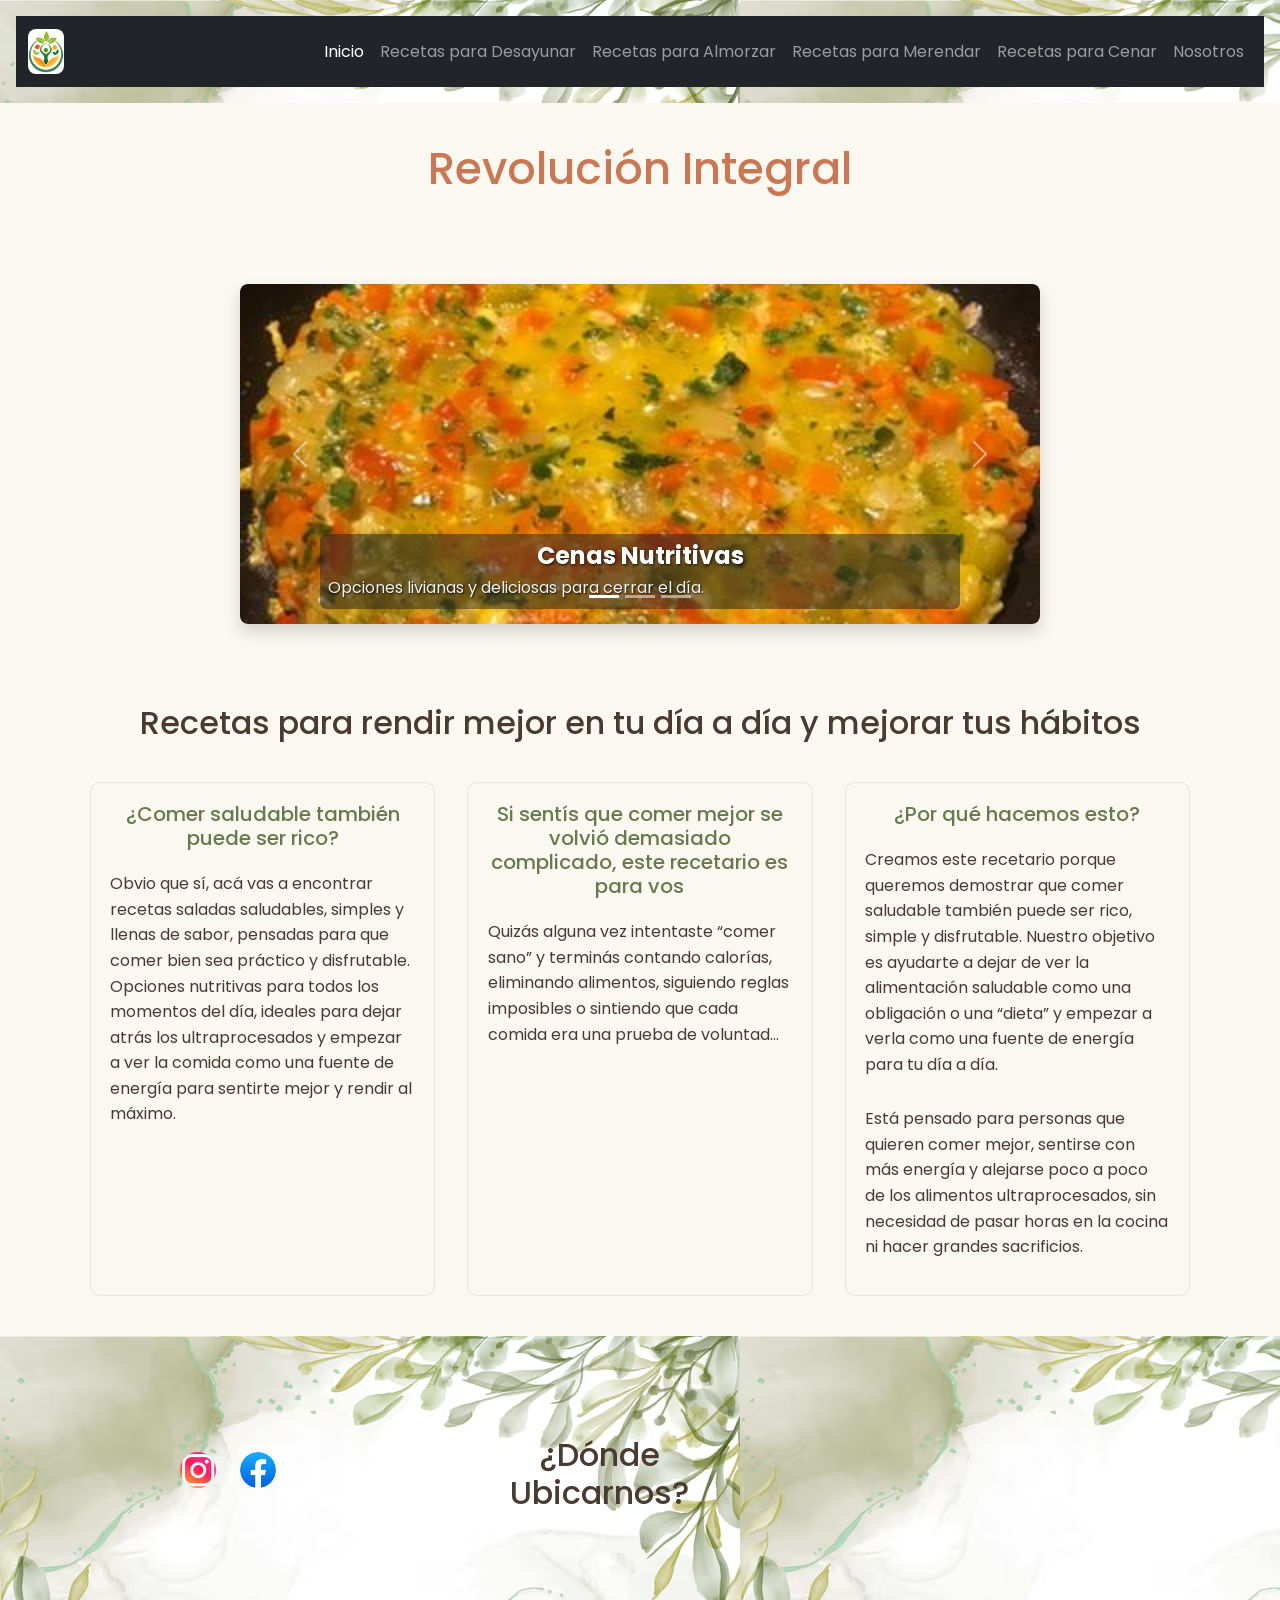
<file: subir-a-github/proyecto-revolucion-integral/index.html>
<!DOCTYPE html>
<html lang="es">

<head>
    <meta charset="UTF-8">
    <meta name="viewport" content="width=device-width, initial-scale=1.0">
    <title>Revolución Integral</title>

    <!-- Fuente Poppins -->
    <link rel="preconnect" href="https://fonts.googleapis.com">
    <link rel="preconnect" href="https://fonts.gstatic.com" crossorigin>
    <link
        href="https://fonts.googleapis.com/css2?family=Poppins:ital,wght@0,100;0,200;0,300;0,400;0,500;0,600;0,700;0,800;0,900;1,100;1,200;1,300;1,400;1,500;1,600;1,700;1,800;1,900&display=swap"
        rel="stylesheet">

    <!-- Bootstrap 5 CSS CDN -->
    <link href="https://cdn.jsdelivr.net/npm/bootstrap@5.3.3/dist/css/bootstrap.min.css" rel="stylesheet"
        integrity="sha384-QWTKZyjpPEjISv5WaRU9OFeRpok6YctnYmDr5pNlyT2bRjXh0JMhjY6hW+ALEwIH" crossorigin="anonymous">

    <!-- CSS propio -->
    <link rel="stylesheet" href="./style/style.css">
</head>

<body>
    <header class="header">
        <nav class="navbar navbar-expand-lg navbar-dark bg-dark w-100">
            <div class="container-fluid">
                <a class="navbar-brand logo d-flex align-items-center" href="#">
                    <img src="./imagen/logo.png" alt="Revolución Integral" style="max-height: 45px;">
                </a>
                <button class="navbar-toggler" type="button" data-bs-toggle="collapse" data-bs-target="#navbarPrincipal"
                    aria-controls="navbarPrincipal" aria-expanded="false" aria-label="Toggle navigation">
                    <span class="navbar-toggler-icon"></span>
                </button>
                <div class="collapse navbar-collapse justify-content-end" id="navbarPrincipal">
                    <ul class="navbar-nav mb-2 mb-lg-0">
                        <li class="nav-item">
                            <a class="nav-link active" aria-current="page" href="#">Inicio</a>
                        </li>
                        <li class="nav-item">
                            <a class="nav-link" href="./pages/desayuno.html">Recetas para Desayunar</a>
                        </li>
                        <li class="nav-item">
                            <a class="nav-link" href="./pages/almuerzo.html">Recetas para Almorzar</a>
                        </li>
                        <li class="nav-item">
                            <a class="nav-link" href="./pages/merienda.html">Recetas para Merendar</a>
                        </li>
                        <li class="nav-item">
                            <a class="nav-link" href="./pages/cena.html">Recetas para Cenar</a>
                        </li>
                        <li class="nav-item">
                            <a class="nav-link" href="./pages/nosotros.html">Nosotros</a>
                        </li>
                    </ul>
                </div>
            </div>
        </nav>
    </header>

    <main class="main">
        <h1>Revolución Integral</h1>

        <!-- Carrusel de recetas destacadas -->
        <section class="container my-4">
            <div id="carruselRecetas" class="carousel slide" data-bs-ride="carousel">
                <div class="carousel-indicators">
                    <button type="button" data-bs-target="#carruselRecetas" data-bs-slide-to="0" class="active"
                        aria-current="true" aria-label="Slide 1"></button>
                    <button type="button" data-bs-target="#carruselRecetas" data-bs-slide-to="1"
                        aria-label="Slide 2"></button>
                    <button type="button" data-bs-target="#carruselRecetas" data-bs-slide-to="2"
                        aria-label="Slide 3"></button>
                </div>
                <div class="carousel-inner rounded shadow">
                    <div class="carousel-item active">
                        <img src="./imagen/cena-tortilla-de-verduras.jpg" class="d-block w-100" alt="Cena saludable">
                        <div class="carousel-caption d-none d-md-block bg-dark bg-opacity-50 rounded p-2">
                            <h5>Cenas Nutritivas</h5>
                            <p>Opciones livianas y deliciosas para cerrar el día.</p>
                        </div>
                    </div>
                    <div class="carousel-item">
                        <img src="./imagen/desayuno-panqueques.jpg" class="d-block w-100" alt="Desayuno energético">
                        <div class="carousel-caption d-none d-md-block bg-dark bg-opacity-50 rounded p-2">
                            <h5>Desayunos Energéticos</h5>
                            <p>Empezá la mañana con energía real y sin ultraprocesados.</p>
                        </div>
                    </div>
                    <div class="carousel-item">
                        <img src="./imagen/almuerzo-polenta.jpg" class="d-block w-100" alt="Almuerzo práctico">
                        <div class="carousel-caption d-none d-md-block bg-dark bg-opacity-50 rounded p-2">
                            <h5>Almuerzos Prácticos</h5>
                            <p>Comidas rápidas, ricas y equilibradas.</p>
                        </div>
                    </div>
                </div>
                <button class="carousel-control-prev" type="button" data-bs-target="#carruselRecetas"
                    data-bs-slide="prev">
                    <span class="carousel-control-prev-icon" aria-hidden="true"></span>
                    <span class="visually-hidden">Anterior</span>
                </button>
                <button class="carousel-control-next" type="button" data-bs-target="#carruselRecetas"
                    data-bs-slide="next">
                    <span class="carousel-control-next-icon" aria-hidden="true"></span>
                    <span class="visually-hidden">Siguiente</span>
                </button>
            </div>
        </section>

        <section class="contenido-recetario inicio">
            <h2 class="inicio-titulo">Recetas para rendir mejor en tu día a día y mejorar tus hábitos</h2>

            <article class="inicio-intro">
                <h3>¿Comer saludable también puede ser rico?</h3>
                <p>Obvio que sí, acá vas a encontrar recetas saladas saludables, simples y llenas de sabor, pensadas
                    para que comer bien sea práctico y disfrutable. Opciones nutritivas para todos los momentos del día,
                    ideales para dejar atrás los ultraprocesados y empezar a ver la comida como una fuente de energía
                    para sentirte mejor y rendir al máximo.</p>
            </article>

            <article class="inicio-motivo">
                <h3>Si sentís que comer mejor se volvió demasiado complicado, este recetario es para vos</h3>
                <p>Quizás alguna vez intentaste “comer sano” y terminás contando calorías, eliminando alimentos,
                    siguiendo reglas imposibles o sintiendo que cada comida era una prueba de voluntad...</p>
            </article>

            <article class="inicio-proposito">
                <h3>¿Por qué hacemos esto?</h3>
                <p>Creamos este recetario porque queremos demostrar que comer saludable también puede ser rico, simple y
                    disfrutable. Nuestro objetivo es ayudarte a dejar de ver la alimentación saludable como una
                    obligación o una “dieta” y empezar a verla como una fuente de energía para tu día a día.</p>
                <p>Está pensado para personas que quieren comer mejor, sentirse con más energía y alejarse poco a poco
                    de los alimentos ultraprocesados, sin necesidad de pasar horas en la cocina ni hacer grandes
                    sacrificios.</p>
            </article>
        </section>
    </main>

    <footer class="footer">
        <ul class="redes">
            <li>
                <a href="https://www.instagram.com/" target="_blank">
                    <img src="./imagen/instagram.jpg" alt="Instagram">
                </a>
            </li>
            <li>
                <a href="https://www.facebook.com/?locale=es_LA" target="_blank">
                    <img src="./imagen/facebook.webp" alt="Facebook">
                </a>
            </li>
        </ul>

        <div class="ubicacion">
            <h2 class="h2-nosotros">¿Dónde Ubicarnos?</h2>
            <iframe
                src="https://www.google.com/maps/embed?pb=!1m18!1m12!1m3!1d105073.44367080645!2d-58.515699354452145!3d-34.61566245842845!2m3!1f0!2f0!3f0!3m2!1i1024!2i768!4f13.1!3m3!1m2!1s0x95bcca3b4ef90cbd%3A0xa0b3812e88488f63!2sPuerto%20Madero%2C%20CABA!5e0!3m2!1ses-419!2sar!4v1700000000000!5m2!1ses-419!2sar"
                width="100%" height="250" style="border:0;" allowfullscreen="" loading="lazy"
                referrerpolicy="no-referrer-when-downgrade"></iframe>
        </div>
    </footer>

    <!-- Bootstrap 5 JS Bundle CDN -->
    <script src="https://cdn.jsdelivr.net/npm/bootstrap@5.3.3/dist/js/bootstrap.bundle.min.js"
        integrity="sha384-YvpcrYf0tY3lHB60NNkmXc5s9fDVZLESaAA55NDzOxhy9GkcIdslK1eN7N6jIeHz"
        crossorigin="anonymous"></script>
</body>

</html>
</file>
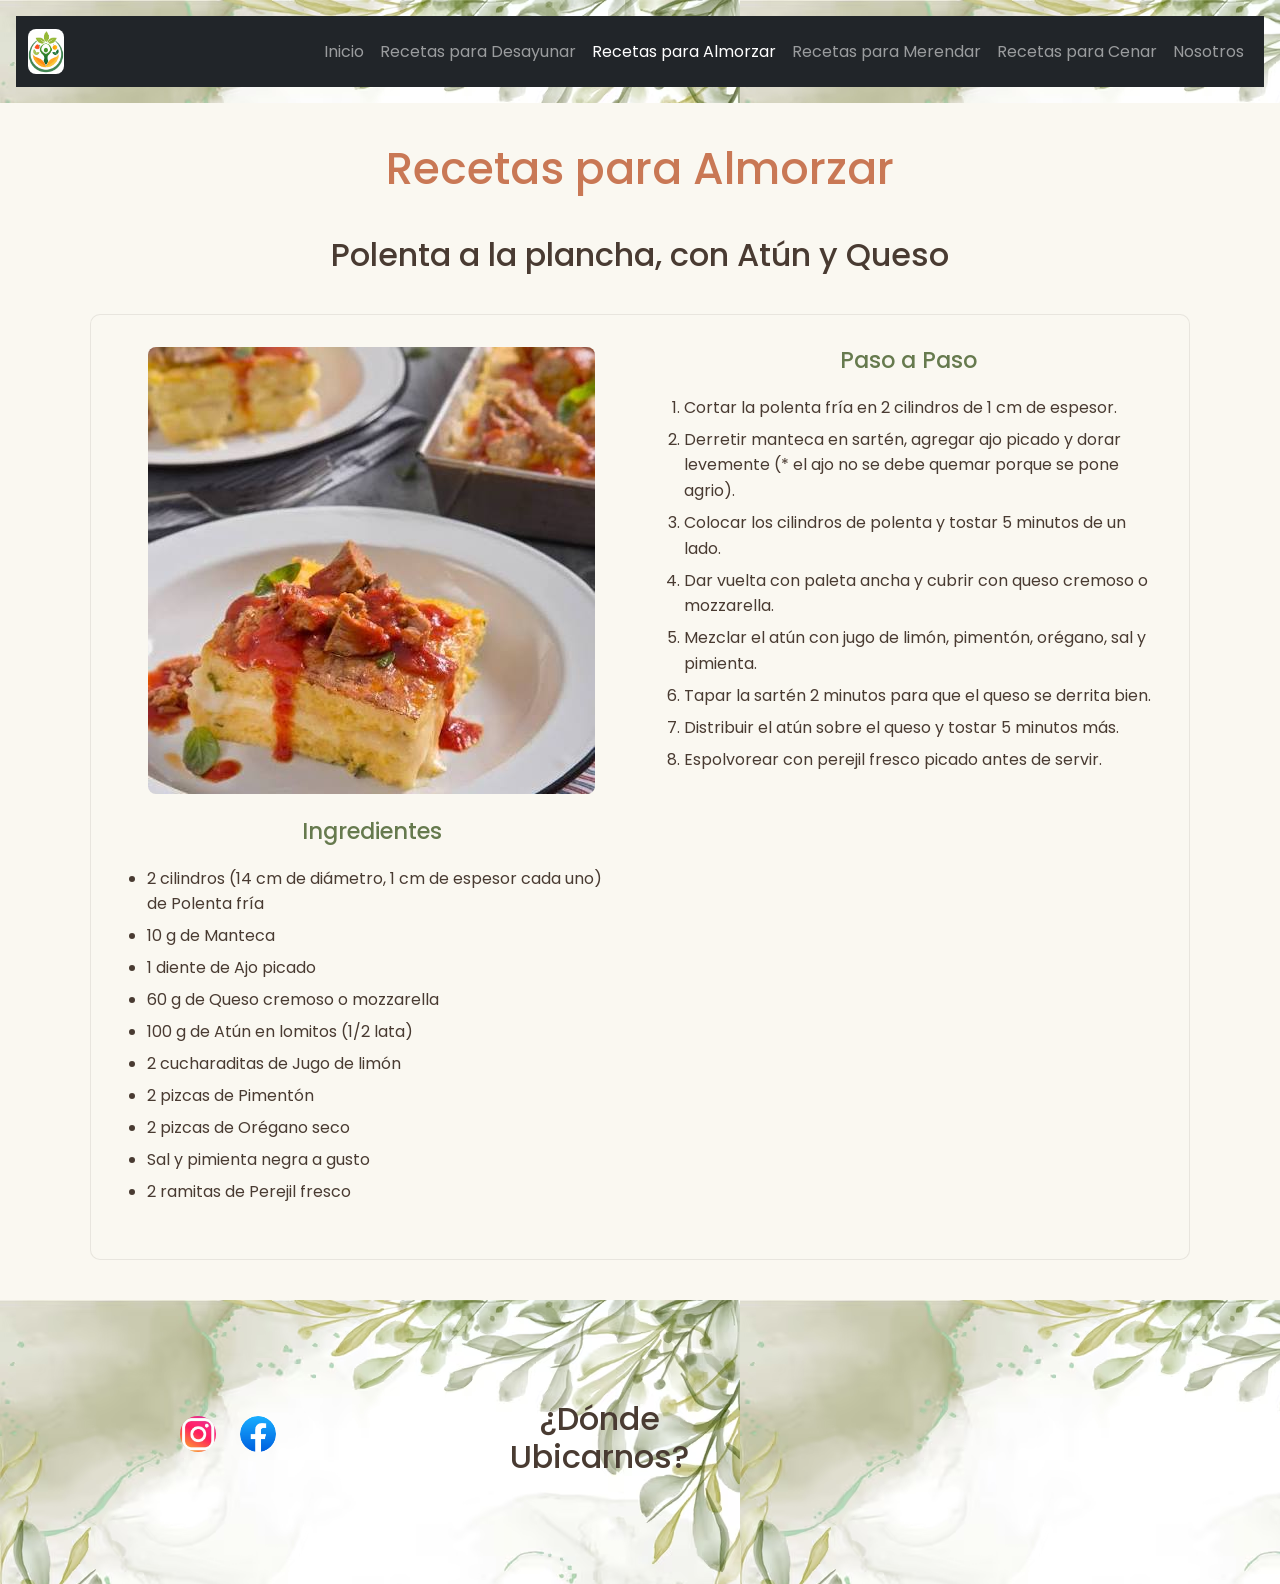
<file: subir-a-github/proyecto-revolucion-integral/pages/almuerzo.html>
<!DOCTYPE html>
<html lang="es">

<head>
    <meta charset="UTF-8">
    <meta name="viewport" content="width=device-width, initial-scale=1.0">
    <title>Recetas para Almorzar | Tu Sitio de Recetas</title>

    <!-- Tipografía Poppins -->
    <link rel="preconnect" href="https://fonts.googleapis.com">
    <link rel="preconnect" href="https://fonts.gstatic.com" crossorigin>
    <link href="https://fonts.googleapis.com/css2?family=Poppins:wght@300;400;500;600;700&display=swap"
        rel="stylesheet">

    <!-- 1. Bootstrap 5 CSS CDN -->
    <link href="https://cdn.jsdelivr.net/npm/bootstrap@5.3.3/dist/css/bootstrap.min.css" rel="stylesheet"
        integrity="sha384-QWTKZyjpPEjISv5WaRU9OFeRpok6YctnYmDr5pNlyT2bRjXh0JMhjY6hW+ALEwIH" crossorigin="anonymous">

    <!-- CSS unificado -->
    <link rel="stylesheet" href="../style/style.css">
</head>

<body>

    <!-- 2. Navbar de Bootstrap -->
    <header class="header">
        <nav class="navbar navbar-expand-lg navbar-dark bg-dark w-100">
            <div class="container-fluid">
                <a class="navbar-brand logo d-flex align-items-center" href="../index.html">
                    <img src="../imagen/logo.png" alt="Revolución Integral" style="max-height: 45px;">
                </a>
                <button class="navbar-toggler" type="button" data-bs-toggle="collapse" data-bs-target="#navbarPrincipal"
                    aria-controls="navbarPrincipal" aria-expanded="false" aria-label="Toggle navigation">
                    <span class="navbar-toggler-icon"></span>
                </button>
                <div class="collapse navbar-collapse justify-content-end" id="navbarPrincipal">
                    <ul class="navbar-nav mb-2 mb-lg-0">
                        <li class="nav-item">
                            <a class="nav-link" href="../index.html">Inicio</a>
                        </li>
                        <li class="nav-item">
                            <a class="nav-link" href="./desayuno.html">Recetas para Desayunar</a>
                        </li>
                        <li class="nav-item">
                            <a class="nav-link active" aria-current="page" href="./almuerzo.html">Recetas para
                                Almorzar</a>
                        </li>
                        <li class="nav-item">
                            <a class="nav-link" href="./merienda.html">Recetas para Merendar</a>
                        </li>
                        <li class="nav-item">
                            <a class="nav-link" href="./cena.html">Recetas para Cenar</a>
                        </li>
                        <li class="nav-item">
                            <a class="nav-link" href="./nosotros.html">Nosotros</a>
                        </li>
                    </ul>
                </div>
            </div>
        </nav>
    </header>

    <main class="main">
        <h1>Recetas para Almorzar</h1>

        <section class="contenido-recetario">
            <h2>Polenta a la plancha, con Atún y Queso</h2>

            <article class="receta grid-doble">
                <div class="receta-presentacion">
                    <div class="almuerzo">
                        <img src="../imagen/almuerzo-polenta.jpg" alt="Polenta a la plancha con atún y queso">
                    </div>
                </div>

                <section class="receta-ingredientes">
                    <h3>Ingredientes</h3>
                    <ul>
                        <li>2 cilindros (14 cm de diámetro, 1 cm de espesor cada uno) de Polenta fría</li>
                        <li>10 g de Manteca</li>
                        <li>1 diente de Ajo picado</li>
                        <li>60 g de Queso cremoso o mozzarella</li>
                        <li>100 g de Atún en lomitos (1/2 lata)</li>
                        <li>2 cucharaditas de Jugo de limón</li>
                        <li>2 pizcas de Pimentón</li>
                        <li>2 pizcas de Orégano seco</li>
                        <li>Sal y pimienta negra a gusto</li>
                        <li>2 ramitas de Perejil fresco</li>
                    </ul>
                </section>

                <section class="receta-pasos">
                    <h4>Paso a Paso</h4>
                    <ol>
                        <li>Cortar la polenta fría en 2 cilindros de 1 cm de espesor.</li>
                        <li>Derretir manteca en sartén, agregar ajo picado y dorar levemente (* el ajo no se debe quemar
                            porque se pone agrio).</li>
                        <li>Colocar los cilindros de polenta y tostar 5 minutos de un lado.</li>
                        <li>Dar vuelta con paleta ancha y cubrir con queso cremoso o mozzarella.</li>
                        <li>Mezclar el atún con jugo de limón, pimentón, orégano, sal y pimienta.</li>
                        <li>Tapar la sartén 2 minutos para que el queso se derrita bien.</li>
                        <li>Distribuir el atún sobre el queso y tostar 5 minutos más.</li>
                        <li>Espolvorear con perejil fresco picado antes de servir.</li>
                    </ol>
                </section>
            </article>
        </section>
    </main>

    <footer class="footer">
        <ul class="redes">
            <li>
                <a href="https://www.instagram.com/" target="_blank">
                    <img src="../imagen/instagram.jpg" alt="Instagram">
                </a>
            </li>
            <li>
                <a href="https://www.facebook.com/?locale=es_LA" target="_blank">
                    <img src="../imagen/facebook.webp" alt="Facebook">
                </a>
            </li>
        </ul>

        <div class="ubicacion">
            <h2 class="h2-nosotros">¿Dónde Ubicarnos?</h2>
            <iframe
                src="https://www.google.com/maps/embed?pb=!1m18!1m12!1m3!1d3284.0167132768494!2d-58.384150723467615!3d-34.60373887295412!2m3!1f0!2f0!3f0!3m2!1i1024!2i768!4f13.1!3m3!1m2!1s0x4aa9f0a6da5edb%3A0x11bead4e234e558b!2sObelisco!5e0!3m2!1ses!2sar!4v1700000000000!5m2!1ses!2sar"
                width="600" height="450" style="border:0;" allowfullscreen="" loading="lazy"
                referrerpolicy="no-referrer-when-downgrade"></iframe>
        </div>
    </footer>

    <!-- 3. Bootstrap 5 JS Bundle -->
    <script src="https://cdn.jsdelivr.net/npm/bootstrap@5.3.3/dist/js/bootstrap.bundle.min.js"
        integrity="sha384-YvpcrYf0tY3lHB60NNkmXc5s9fDVZLESaAA55NDzOxhy9GkcIdslK1eN7N6jIeHz"
        crossorigin="anonymous"></script>
</body>

</html>
</file>
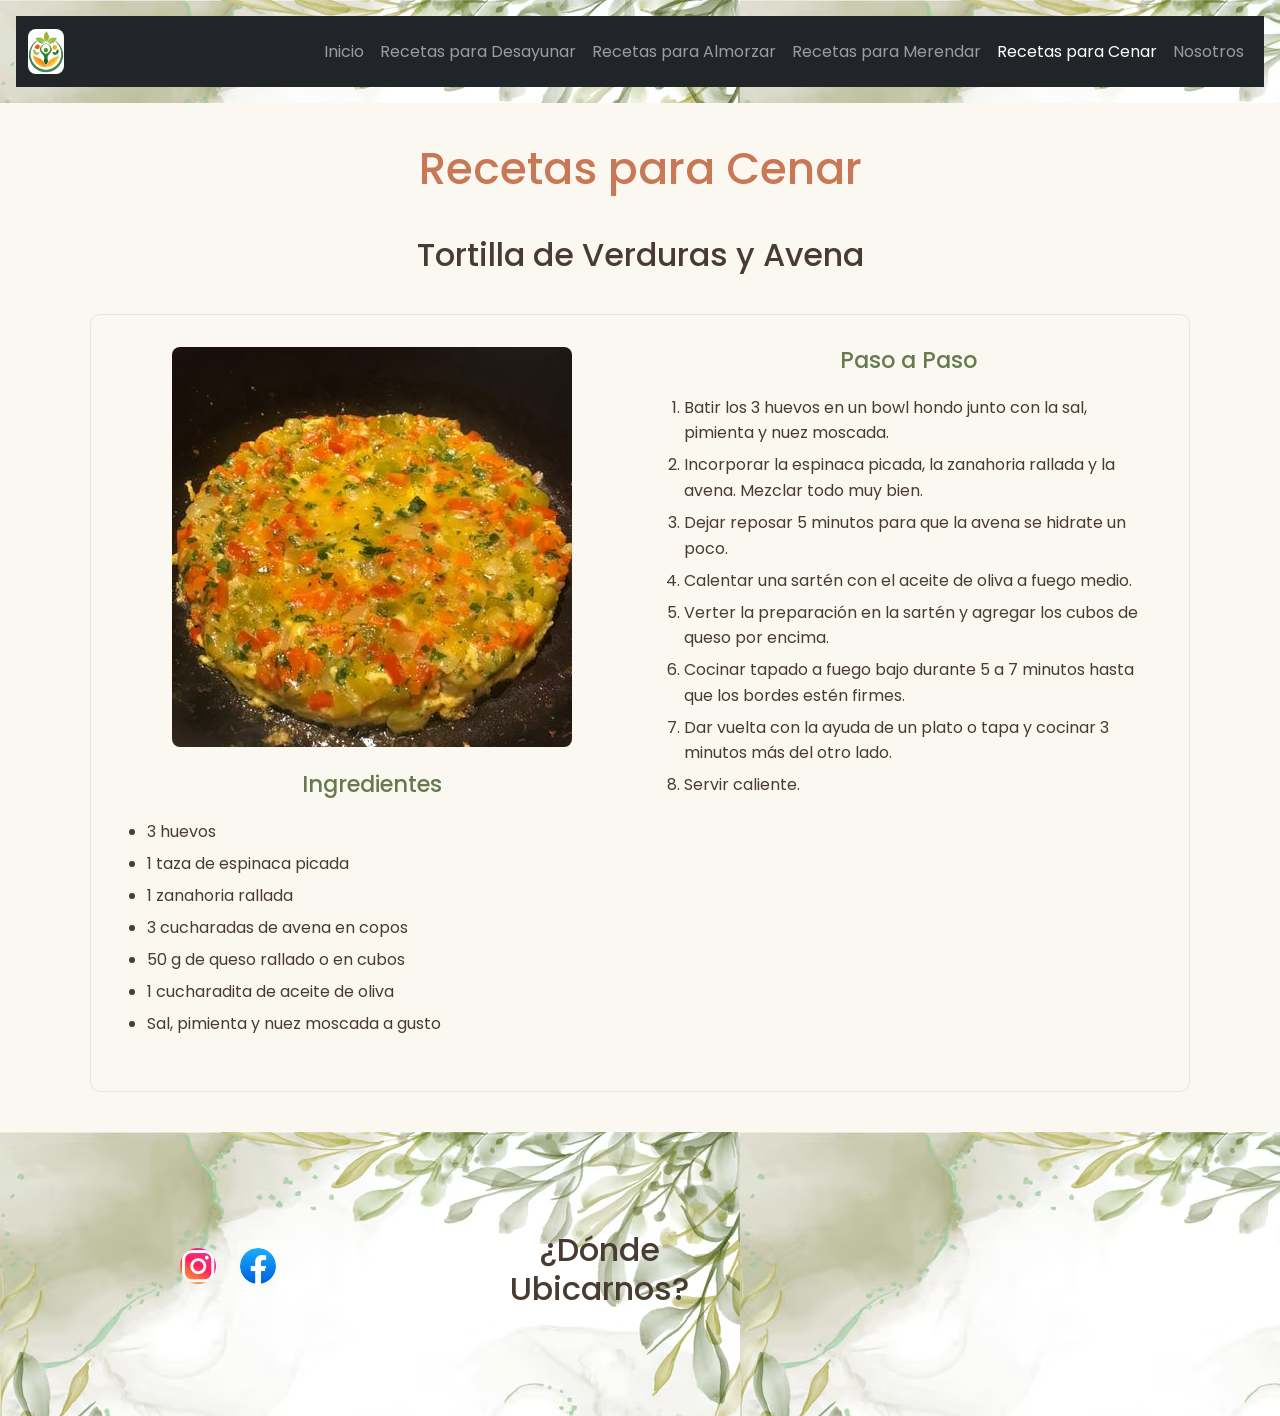
<file: subir-a-github/proyecto-revolucion-integral/pages/cena.html>
<!DOCTYPE html>
<html lang="es">

<head>
    <meta charset="UTF-8">
    <meta name="viewport" content="width=device-width, initial-scale=1.0">
    <title>Recetas para Cenar | Tu Sitio de Recetas</title>

    <!-- Tipografía Poppins -->
    <link rel="preconnect" href="https://fonts.googleapis.com">
    <link rel="preconnect" href="https://fonts.gstatic.com" crossorigin>
    <link href="https://fonts.googleapis.com/css2?family=Poppins:wght@300;400;500;600;700&display=swap"
        rel="stylesheet">

    <!-- Bootstrap 5 CSS CDN -->
    <link href="https://cdn.jsdelivr.net/npm/bootstrap@5.3.3/dist/css/bootstrap.min.css" rel="stylesheet"
        integrity="sha384-QWTKZyjpPEjISv5WaRU9OFeRpok6YctnYmDr5pNlyT2bRjXh0JMhjY6hW+ALEwIH" crossorigin="anonymous">

    <!-- CSS unificado -->
    <link rel="stylesheet" href="../style/style.css">
</head>

<body>

    <header class="header">
        <nav class="navbar navbar-expand-lg navbar-dark bg-dark w-100">
            <div class="container-fluid">
                <a class="navbar-brand logo d-flex align-items-center" href="../index.html">
                    <img src="../imagen/logo.png" alt="Revolución Integral" style="max-height: 45px;">
                </a>
                <button class="navbar-toggler" type="button" data-bs-toggle="collapse" data-bs-target="#navbarPrincipal"
                    aria-controls="navbarPrincipal" aria-expanded="false" aria-label="Toggle navigation">
                    <span class="navbar-toggler-icon"></span>
                </button>
                <div class="collapse navbar-collapse justify-content-end" id="navbarPrincipal">
                    <ul class="navbar-nav mb-2 mb-lg-0">
                        <li class="nav-item">
                            <a class="nav-link" href="../index.html">Inicio</a>
                        </li>
                        <li class="nav-item">
                            <a class="nav-link" href="./desayuno.html">Recetas para Desayunar</a>
                        </li>
                        <li class="nav-item">
                            <a class="nav-link" href="./almuerzo.html">Recetas para Almorzar</a>
                        </li>
                        <li class="nav-item">
                            <a class="nav-link" href="./merienda.html">Recetas para Merendar</a>
                        </li>
                        <li class="nav-item">
                            <a class="nav-link active" aria-current="page" href="./cena.html">Recetas para Cenar</a>
                        </li>
                        <li class="nav-item">
                            <a class="nav-link" href="./nosotros.html">Nosotros</a>
                        </li>
                    </ul>
                </div>
            </div>
        </nav>
    </header>

    <main class="main">
        <h1>Recetas para Cenar</h1>

        <section class="contenido-recetario">
            <h2>Tortilla de Verduras y Avena</h2>

            <article class="receta grid-doble">
                <div class="receta-presentacion">
                    <div class="cena">
                        <img src="../imagen/cena-tortilla-de-verduras.jpg" alt="Tortilla saludable de verduras y avena">
                    </div>
                </div>

                <section class="receta-ingredientes">
                    <h3>Ingredientes</h3>
                    <ul>
                        <li>3 huevos</li>
                        <li>1 taza de espinaca picada</li>
                        <li>1 zanahoria rallada</li>
                        <li>3 cucharadas de avena en copos</li>
                        <li>50 g de queso rallado o en cubos</li>
                        <li>1 cucharadita de aceite de oliva</li>
                        <li>Sal, pimienta y nuez moscada a gusto</li>
                    </ul>
                </section>

                <section class="receta-pasos">
                    <h4>Paso a Paso</h4>
                    <ol>
                        <li>Batir los 3 huevos en un bowl hondo junto con la sal, pimienta y nuez moscada.</li>
                        <li>Incorporar la espinaca picada, la zanahoria rallada y la avena. Mezclar todo muy bien.</li>
                        <li>Dejar reposar 5 minutos para que la avena se hidrate un poco.</li>
                        <li>Calentar una sartén con el aceite de oliva a fuego medio.</li>
                        <li>Verter la preparación en la sartén y agregar los cubos de queso por encima.</li>
                        <li>Cocinar tapado a fuego bajo durante 5 a 7 minutos hasta que los bordes estén firmes.</li>
                        <li>Dar vuelta con la ayuda de un plato o tapa y cocinar 3 minutos más del otro lado.</li>
                        <li>Servir caliente.</li>
                    </ol>
                </section>
            </article>
        </section>
    </main>

    <footer class="footer">
        <ul class="redes">
            <li>
                <a href="https://www.instagram.com/" target="_blank">
                    <img src="../imagen/instagram.jpg" alt="Instagram">
                </a>
            </li>
            <li>
                <a href="https://www.facebook.com/?locale=es_LA" target="_blank">
                    <img src="../imagen/facebook.webp" alt="Facebook">
                </a>
            </li>
        </ul>

        <div class="ubicacion">
            <h2 class="h2-nosotros">¿Dónde Ubicarnos?</h2>
            <iframe
                src="https://www.google.com/maps/embed?pb=!1m18!1m12!1m3!1d3284.016887889447!2d-58.3815704!3d-34.6037389!2m3!1f0!2f0!3f0!3m2!1i1024!2i768!4f13.1!3m3!1m2!1s0x4aa9f0a6da5edb%3A0x11bead4e234e558b!2sObelisco!5e0!3m2!1ses!2sar!4v1600000000000!5m2!1ses!2sar"
                width="100%" height="250" style="border:0;" allowfullscreen="" loading="lazy"></iframe>
        </div>
    </footer>

    <!-- Bootstrap 5 JS Bundle -->
    <script src="https://cdn.jsdelivr.net/npm/bootstrap@5.3.3/dist/js/bootstrap.bundle.min.js"
        integrity="sha384-YvpcrYf0tY3lHB60NNkmXc5s9fDVZLESaAA55NDzOxhy9GkcIdslK1eN7N6jIeHz"
        crossorigin="anonymous"></script>
</body>

</html>
</file>
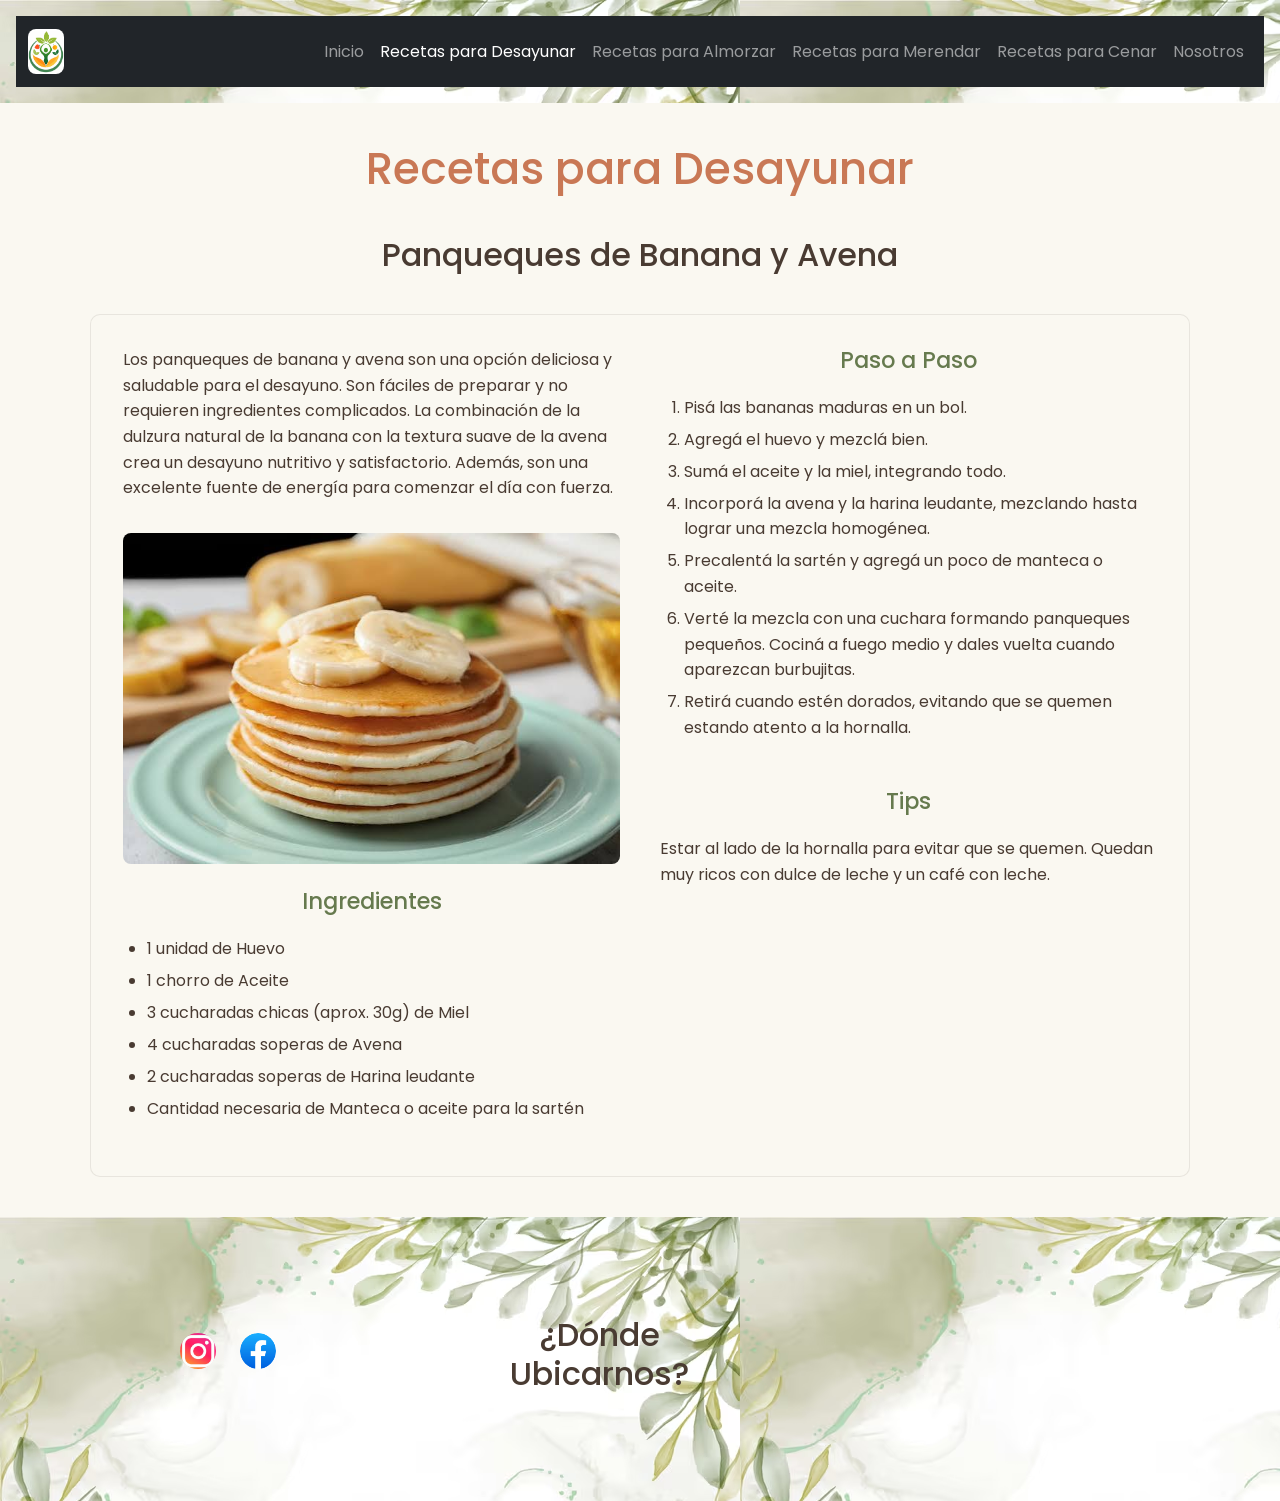
<file: subir-a-github/proyecto-revolucion-integral/pages/desayuno.html>
<!DOCTYPE html>
<html lang="es">

<head>
    <meta charset="UTF-8">
    <meta name="viewport" content="width=device-width, initial-scale=1.0">
    <title>Recetas para Desayuno | Tu Sitio de Recetas</title>

    <!-- Tipografía Poppins -->
    <link rel="preconnect" href="https://fonts.googleapis.com">
    <link rel="preconnect" href="https://fonts.gstatic.com" crossorigin>
    <link href="https://fonts.googleapis.com/css2?family=Poppins:wght@300;400;500;600;700&display=swap"
        rel="stylesheet">

    <!-- Bootstrap 5 CSS CDN -->
    <link href="https://cdn.jsdelivr.net/npm/bootstrap@5.3.3/dist/css/bootstrap.min.css" rel="stylesheet"
        integrity="sha384-QWTKZyjpPEjISv5WaRU9OFeRpok6YctnYmDr5pNlyT2bRjXh0JMhjY6hW+ALEwIH" crossorigin="anonymous">

    <!-- CSS unificado -->
    <link rel="stylesheet" href="../style/style.css">
</head>

<body>

    <header class="header">
        <nav class="navbar navbar-expand-lg navbar-dark bg-dark w-100">
            <div class="container-fluid">
                <a class="navbar-brand logo d-flex align-items-center" href="../index.html">
                    <img src="../imagen/logo.png" alt="Revolución Integral" style="max-height: 45px;">
                </a>
                <button class="navbar-toggler" type="button" data-bs-toggle="collapse" data-bs-target="#navbarPrincipal"
                    aria-controls="navbarPrincipal" aria-expanded="false" aria-label="Toggle navigation">
                    <span class="navbar-toggler-icon"></span>
                </button>
                <div class="collapse navbar-collapse justify-content-end" id="navbarPrincipal">
                    <ul class="navbar-nav mb-2 mb-lg-0">
                        <li class="nav-item">
                            <a class="nav-link" href="../index.html">Inicio</a>
                        </li>
                        <li class="nav-item">
                            <a class="nav-link active" aria-current="page" href="./desayuno.html">Recetas para
                                Desayunar</a>
                        </li>
                        <li class="nav-item">
                            <a class="nav-link" href="./almuerzo.html">Recetas para Almorzar</a>
                        </li>
                        <li class="nav-item">
                            <a class="nav-link" href="./merienda.html">Recetas para Merendar</a>
                        </li>
                        <li class="nav-item">
                            <a class="nav-link" href="./cena.html">Recetas para Cenar</a>
                        </li>
                        <li class="nav-item">
                            <a class="nav-link" href="./nosotros.html">Nosotros</a>
                        </li>
                    </ul>
                </div>
            </div>
        </nav>
    </header>

    <main class="main">
        <h1>Recetas para Desayunar</h1>

        <section class="contenido-recetario">
            <h2>Panqueques de Banana y Avena</h2>

            <article class="receta grid-doble">
                <div class="receta-presentacion">
                    <p>
                        Los panqueques de banana y avena son una opción deliciosa y saludable para el desayuno.
                        Son fáciles de preparar y no requieren ingredientes complicados. La combinación de la dulzura
                        natural de la banana con la textura suave de la avena crea un desayuno nutritivo y satisfactorio.
                        Además, son una excelente fuente de energía para comenzar el día con fuerza.
                    </p>

                    <div class="desayuno">
                        <img src="../imagen/desayuno-panqueques.jpg" alt="Plato con panqueques de banana y avena">
                    </div>
                </div>

                <section class="receta-ingredientes">
                    <h3>Ingredientes</h3>
                    <ul>
                        <li>1 unidad de Huevo</li>
                        <li>1 chorro de Aceite</li>
                        <li>3 cucharadas chicas (aprox. 30g) de Miel</li>
                        <li>4 cucharadas soperas de Avena</li>
                        <li>2 cucharadas soperas de Harina leudante</li>
                        <li>Cantidad necesaria de Manteca o aceite para la sartén</li>
                    </ul>
                </section>

                <section class="receta-pasos">
                    <h4 class="h4-desayuno">Paso a Paso</h4>
                    <ol>
                        <li>Pisá las bananas maduras en un bol.</li>
                        <li>Agregá el huevo y mezclá bien.</li>
                        <li>Sumá el aceite y la miel, integrando todo.</li>
                        <li>Incorporá la avena y la harina leudante, mezclando hasta lograr una mezcla homogénea.</li>
                        <li>Precalentá la sartén y agregá un poco de manteca o aceite.</li>
                        <li>Verté la mezcla con una cuchara formando panqueques pequeños. Cociná a fuego medio y dales
                            vuelta cuando aparezcan burbujitas.</li>
                        <li>Retirá cuando estén dorados, evitando que se quemen estando atento a la hornalla.</li>
                    </ol>

                    <div class="receta-tips">
                        <h5 class="h5-desayuno">Tips</h5>
                        <p>Estar al lado de la hornalla para evitar que se quemen. Quedan muy ricos con dulce de leche y un café
                            con leche.</p>
                    </div>
                </section>
            </article>
        </section>
    </main>

    <footer class="footer">
        <ul class="redes">
            <li>
                <a href="https://www.instagram.com/" target="_blank">
                    <img src="../imagen/instagram.jpg" alt="Instagram">
                </a>
            </li>
            <li>
                <a href="https://www.facebook.com/?locale=es_LA" target="_blank">
                    <img src="../imagen/facebook.webp" alt="Facebook">
                </a>
            </li>
        </ul>

        <div class="ubicacion">
            <h2 class="h2-nosotros">¿Dónde Ubicarnos?</h2>
            <iframe
                src="https://www.google.com/maps/embed?pb=!1m18!1m12!1m3!1d105143.24497021496!2d-58.60934055664066!3d-34.56048199999999!2m3!1f0!2f0!3f0!3m2!1i1024!2i768!4f13.1!3m3!1m2!1s0x95bcb784d8e02d67%3A0xf922b68af1a290!2sNRD%20Nutrici%C3%B3n!5e0!3m2!1ses-419!2sar!4v1787863194541!5m2!1ses-419!2sar"
                allowfullscreen="" loading="lazy" referrerpolicy="strict-origin-when-cross-origin"></iframe>
        </div>
    </footer>

    <!-- Bootstrap 5 JS Bundle -->
    <script src="https://cdn.jsdelivr.net/npm/bootstrap@5.3.3/dist/js/bootstrap.bundle.min.js"
        integrity="sha384-YvpcrYf0tY3lHB60NNkmXc5s9fDVZLESaAA55NDzOxhy9GkcIdslK1eN7N6jIeHz"
        crossorigin="anonymous"></script>
</body>

</html>
</file>
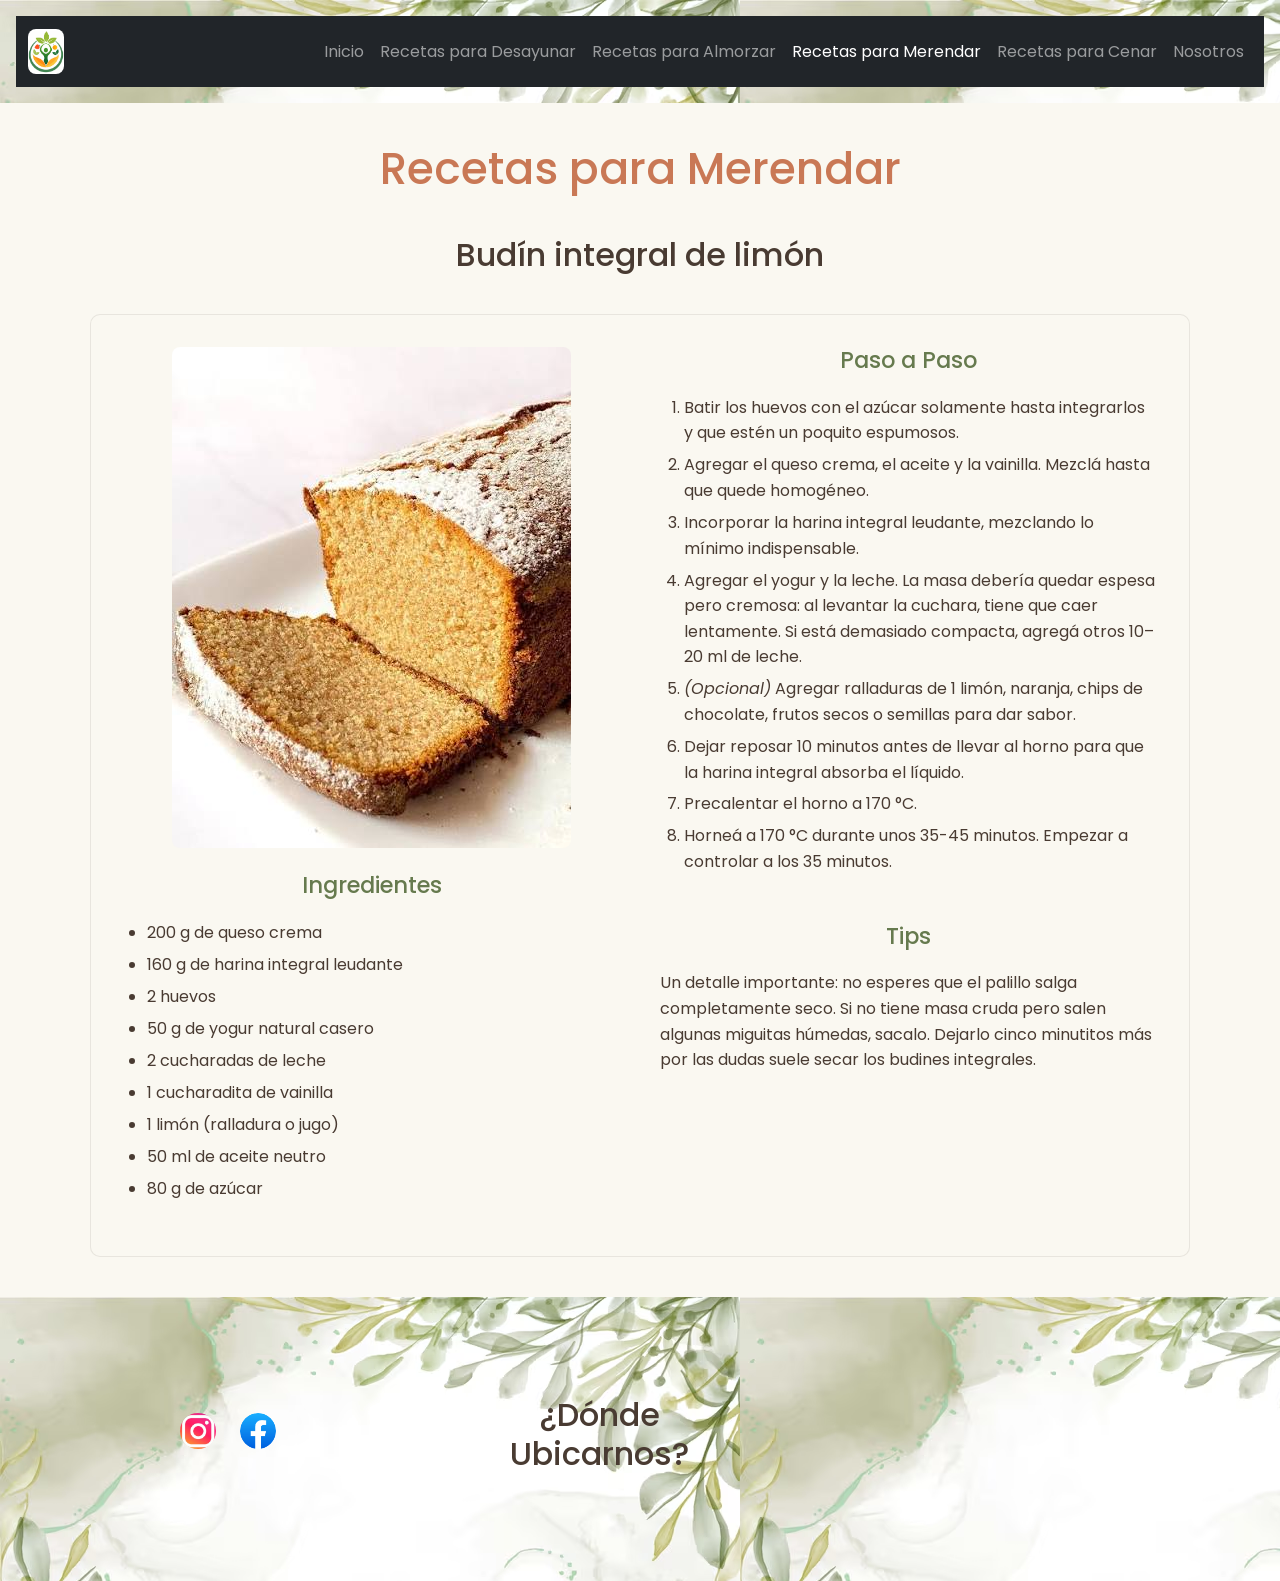
<file: subir-a-github/proyecto-revolucion-integral/pages/merienda.html>
<!DOCTYPE html>
<html lang="es">

<head>
    <meta charset="UTF-8">
    <meta name="viewport" content="width=device-width, initial-scale=1.0">
    <title>Recetas para Merienda | Tu Sitio de Recetas</title>

    <!-- Tipografía Poppins -->
    <link rel="preconnect" href="https://fonts.googleapis.com">
    <link rel="preconnect" href="https://fonts.gstatic.com" crossorigin>
    <link href="https://fonts.googleapis.com/css2?family=Poppins:wght@300;400;500;600;700&display=swap"
        rel="stylesheet">

    <!-- Bootstrap 5 CSS CDN -->
    <link href="https://cdn.jsdelivr.net/npm/bootstrap@5.3.3/dist/css/bootstrap.min.css" rel="stylesheet"
        integrity="sha384-QWTKZyjpPEjISv5WaRU9OFeRpok6YctnYmDr5pNlyT2bRjXh0JMhjY6hW+ALEwIH" crossorigin="anonymous">

    <!-- CSS unificado -->
    <link rel="stylesheet" href="../style/style.css">
</head>

<body>

    <header class="header">
        <nav class="navbar navbar-expand-lg navbar-dark bg-dark w-100">
            <div class="container-fluid">
                <a class="navbar-brand logo d-flex align-items-center" href="../index.html">
                    <img src="../imagen/logo.png" alt="Revolución Integral" style="max-height: 45px;">
                </a>
                <button class="navbar-toggler" type="button" data-bs-toggle="collapse" data-bs-target="#navbarPrincipal"
                    aria-controls="navbarPrincipal" aria-expanded="false" aria-label="Toggle navigation">
                    <span class="navbar-toggler-icon"></span>
                </button>
                <div class="collapse navbar-collapse justify-content-end" id="navbarPrincipal">
                    <ul class="navbar-nav mb-2 mb-lg-0">
                        <li class="nav-item">
                            <a class="nav-link" href="../index.html">Inicio</a>
                        </li>
                        <li class="nav-item">
                            <a class="nav-link" href="./desayuno.html">Recetas para Desayunar</a>
                        </li>
                        <li class="nav-item">
                            <a class="nav-link" href="./almuerzo.html">Recetas para Almorzar</a>
                        </li>
                        <li class="nav-item">
                            <a class="nav-link active" aria-current="page" href="./merienda.html">Recetas para
                                Merendar</a>
                        </li>
                        <li class="nav-item">
                            <a class="nav-link" href="./cena.html">Recetas para Cenar</a>
                        </li>
                        <li class="nav-item">
                            <a class="nav-link" href="./nosotros.html">Nosotros</a>
                        </li>
                    </ul>
                </div>
            </div>
        </nav>
    </header>

    <main class="main">
        <h1>Recetas para Merendar</h1>

        <section class="contenido-recetario">
            <h2>Budín integral de limón</h2>

            <article class="receta grid-doble">
                <div class="receta-presentacion">
                    <div class="merienda">
                        <img src="../imagen/merienda-budin-de-limon.jpg" alt="Budín integral de limón recién horneado">
                    </div>
                </div>

                <section class="receta-ingredientes">
                    <h3>Ingredientes</h3>
                    <ul>
                        <li>200 g de queso crema</li>
                        <li>160 g de harina integral leudante</li>
                        <li>2 huevos</li>
                        <li>50 g de yogur natural casero</li>
                        <li>2 cucharadas de leche</li>
                        <li>1 cucharadita de vainilla</li>
                        <li>1 limón (ralladura o jugo)</li>
                        <li>50 ml de aceite neutro</li>
                        <li>80 g de azúcar</li>
                    </ul>
                </section>

                <section class="receta-pasos">
                    <h4>Paso a Paso</h4>
                    <ol>
                        <li>Batir los huevos con el azúcar solamente hasta integrarlos y que estén un poquito espumosos.
                        </li>
                        <li>Agregar el queso crema, el aceite y la vainilla. Mezclá hasta que quede homogéneo.</li>
                        <li>Incorporar la harina integral leudante, mezclando lo mínimo indispensable.</li>
                        <li>Agregar el yogur y la leche. La masa debería quedar espesa pero cremosa: al levantar la cuchara,
                            tiene que caer lentamente. Si está demasiado compacta, agregá otros 10–20 ml de leche.</li>
                        <li><em>(Opcional)</em> Agregar ralladuras de 1 limón, naranja, chips de chocolate, frutos secos o
                            semillas para dar sabor.</li>
                        <li>Dejar reposar 10 minutos antes de llevar al horno para que la harina integral absorba el
                            líquido.</li>
                        <li>Precalentar el horno a 170 °C.</li>
                        <li>Horneá a 170 °C durante unos 35-45 minutos. Empezar a controlar a los 35 minutos.</li>
                    </ol>

                    <div class="receta-tips">
                        <h5>Tips</h5>
                        <p>Un detalle importante: no esperes que el palillo salga completamente seco. Si no tiene masa cruda
                            pero salen algunas miguitas húmedas, sacalo. Dejarlo cinco minutitos más por las dudas suele secar
                            los budines integrales.</p>
                    </div>
                </section>
            </article>
        </section>
    </main>

    <footer class="footer">
        <ul class="redes">
            <li>
                <a href="https://www.instagram.com/" target="_blank">
                    <img src="../imagen/instagram.jpg" alt="Instagram">
                </a>
            </li>
            <li>
                <a href="https://www.facebook.com/?locale=es_LA" target="_blank">
                    <img src="../imagen/facebook.webp" alt="Facebook">
                </a>
            </li>
        </ul>

        <div class="ubicacion">
            <h2 class="h2-nosotros">¿Dónde Ubicarnos?</h2>
            <iframe
                src="https://www.google.com/maps/embed?pb=!1m18!1m12!1m3!1d105143.24497021496!2d-58.60934055664066!3d-34.56048199999999!2m3!1f0!2f0!3f0!3m2!1i1024!2i768!4f13.1!3m3!1m2!1s0x95bcb784d8e02d67%3A0xf922b68af1a290!2sNRD%20Nutrici%C3%B3n!5e0!3m2!1ses-419!2sar!4v1787863194541!5m2!1ses-419!2sar"
                allowfullscreen="" loading="lazy" referrerpolicy="strict-origin-when-cross-origin"></iframe>
        </div>
    </footer>

    <!-- Bootstrap 5 JS Bundle -->
    <script src="https://cdn.jsdelivr.net/npm/bootstrap@5.3.3/dist/js/bootstrap.bundle.min.js"
        integrity="sha384-YvpcrYf0tY3lHB60NNkmXc5s9fDVZLESaAA55NDzOxhy9GkcIdslK1eN7N6jIeHz"
        crossorigin="anonymous"></script>
</body>

</html>
</file>
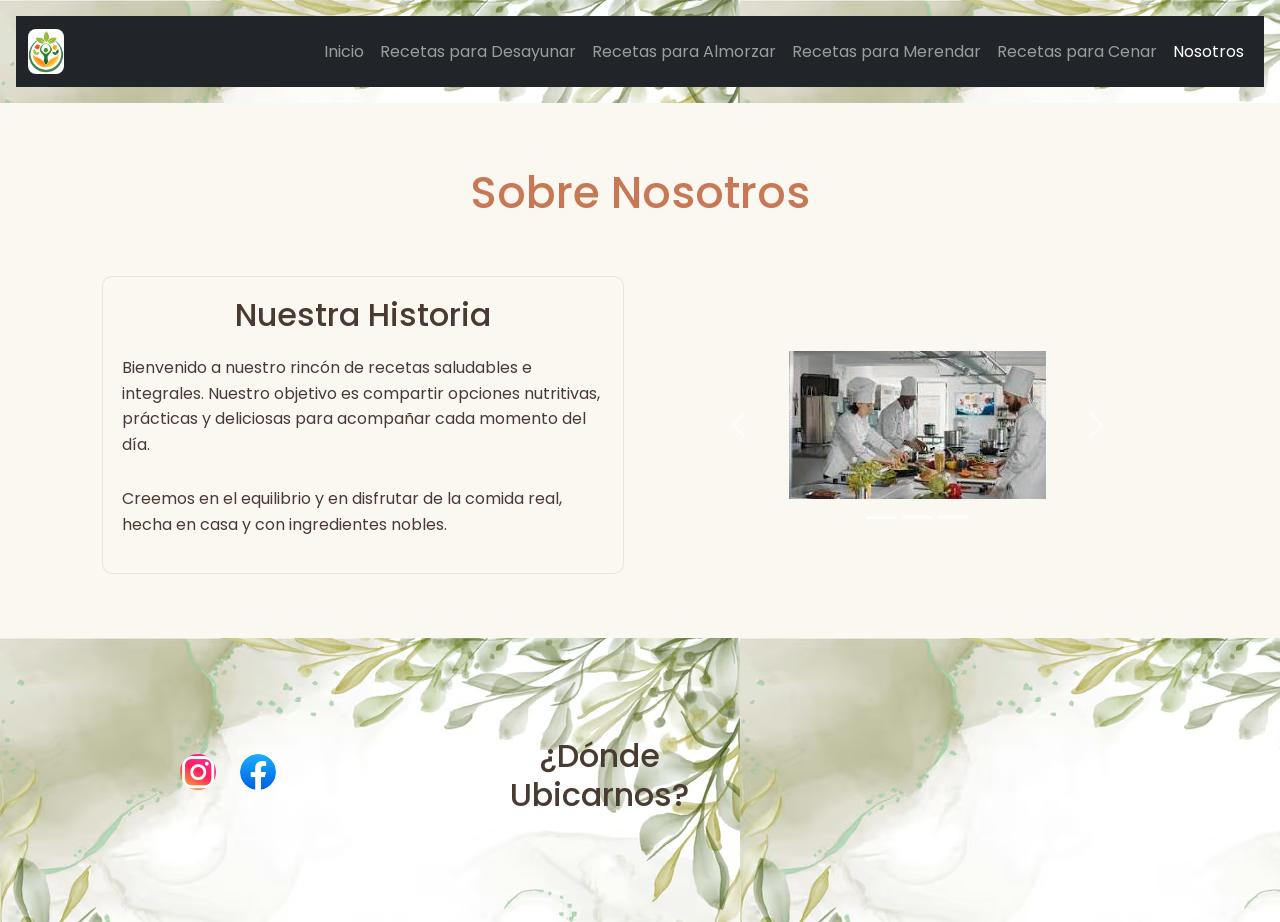
<file: subir-a-github/proyecto-revolucion-integral/pages/nosotros.html>
<!DOCTYPE html>
<html lang="es">

<head>
    <meta charset="UTF-8">
    <meta name="viewport" content="width=device-width, initial-scale=1.0">
    <title>Nosotros | Tu Sitio de Recetas</title>

    <!-- Tipografía Poppins -->
    <link rel="preconnect" href="https://fonts.googleapis.com">
    <link rel="preconnect" href="https://fonts.gstatic.com" crossorigin>
    <link href="https://fonts.googleapis.com/css2?family=Poppins:wght@300;400;500;600;700&display=swap"
        rel="stylesheet">

    <!-- Bootstrap 5 CSS CDN -->
    <link href="https://cdn.jsdelivr.net/npm/bootstrap@5.3.3/dist/css/bootstrap.min.css" rel="stylesheet"
        integrity="sha384-QWTKZyjpPEjISv5WaRU9OFeRpok6YctnYmDr5pNlyT2bRjXh0JMhjY6hW+ALEwIH" crossorigin="anonymous">

    <!-- CSS unificado -->
    <link rel="stylesheet" href="../style/style.css">
</head>

<body>

    <header class="header">
        <nav class="navbar navbar-expand-lg navbar-dark bg-dark w-100">
            <div class="container-fluid">
                <a class="navbar-brand logo d-flex align-items-center" href="../index.html">
                    <img src="../imagen/logo.png" alt="Revolución Integral" style="max-height: 45px;">
                </a>
                <button class="navbar-toggler" type="button" data-bs-toggle="collapse" data-bs-target="#navbarPrincipal"
                    aria-controls="navbarPrincipal" aria-expanded="false" aria-label="Toggle navigation">
                    <span class="navbar-toggler-icon"></span>
                </button>
                <div class="collapse navbar-collapse justify-content-end" id="navbarPrincipal">
                    <ul class="navbar-nav mb-2 mb-lg-0">
                        <li class="nav-item">
                            <a class="nav-link" href="../index.html">Inicio</a>
                        </li>
                        <li class="nav-item">
                            <a class="nav-link" href="./desayuno.html">Recetas para Desayunar</a>
                        </li>
                        <li class="nav-item">
                            <a class="nav-link" href="./almuerzo.html">Recetas para Almorzar</a>
                        </li>
                        <li class="nav-item">
                            <a class="nav-link" href="./merienda.html">Recetas para Merendar</a>
                        </li>
                        <li class="nav-item">
                            <a class="nav-link" href="./cena.html">Recetas para Cenar</a>
                        </li>
                        <li class="nav-item">
                            <a class="nav-link active" aria-current="page" href="./nosotros.html">Nosotros</a>
                        </li>
                    </ul>
                </div>
            </div>
        </nav>
    </header>

    <main class="main container my-4">
        <h1 class="text-center mb-4">Sobre Nosotros</h1>

        <section class="contenido-recetario grid-doble nosotros">
            <article class="nosotros-historia">
                <h2>Nuestra Historia</h2>
                <p>Bienvenido a nuestro rincón de recetas saludables e integrales. Nuestro objetivo es compartir
                    opciones nutritivas, prácticas y deliciosas para acompañar cada momento del día.</p>
                <p>Creemos en el equilibrio y en disfrutar de la comida real, hecha en casa y con ingredientes nobles.
                </p>
            </article>

            <!-- Carrusel de Bootstrap -->
            <div id="carouselNosotros" class="carousel slide nosotros-carrusel" data-bs-ride="carousel">
                <div class="carousel-indicators">
                    <button type="button" data-bs-target="#carouselNosotros" data-bs-slide-to="0" class="active"
                        aria-current="true" aria-label="Slide 1"></button>
                    <button type="button" data-bs-target="#carouselNosotros" data-bs-slide-to="1"
                        aria-label="Slide 2"></button>
                    <button type="button" data-bs-target="#carouselNosotros" data-bs-slide-to="2"
                        aria-label="Slide 3"></button>
                </div>
                <div class="carousel-inner rounded">
                    <div class="carousel-item active">
                        <img src="../imagen/nuestro-equipo.jpg" class="d-block w-100" alt="Nuestro equipo">
                    </div>
                    <div class="carousel-item">
                        <img src="../imagen/nuestra-cocina.jpg" class="d-block w-100" alt="nuestra cocina">
                    </div>
                    <div class="carousel-item">
                        <img src="../imagen/nuestra-mision.jpg" class="d-block w-100" alt="nuestra mision">
                    </div>
                </div>
                <button class="carousel-control-prev" type="button" data-bs-target="#carouselNosotros"
                    data-bs-slide="prev">
                    <span class="carousel-control-prev-icon" aria-hidden="true"></span>
                    <span class="visually-hidden">Anterior</span>
                </button>
                <button class="carousel-control-next" type="button" data-bs-target="#carouselNosotros"
                    data-bs-slide="next">
                    <span class="carousel-control-next-icon" aria-hidden="true"></span>
                    <span class="visually-hidden">Siguiente</span>
                </button>
            </div>
        </section>
    </main>

    <footer class="footer">
        <ul class="redes">
            <li>
                <a href="https://www.instagram.com/" target="_blank">
                    <img src="../imagen/instagram.jpg" alt="Instagram">
                </a>
            </li>
            <li>
                <a href="https://www.facebook.com/?locale=es_LA" target="_blank">
                    <img src="../imagen/facebook.webp" alt="Facebook">
                </a>
            </li>
        </ul>

        <div class="ubicacion">
            <h2 class="h2-nosotros">¿Dónde Ubicarnos?</h2>
            <iframe
                src="https://www.google.com/maps/embed?pb=!1m18!1m12!1m3!1d3284.016887889447!2d-58.38375908477038!3d-34.60373888045943!2m3!1f0!2f0!3f0!3m2!1i1024!2i768!4f13.1!3m3!1m2!1s0x4aa9f0a6da5edb%3A0x11bead4e234e558b!2sObelisco!5e0!3m2!1ses-419!2sar!4v1650000000000!5m2!1ses-419!2sar"
                width="100%" height="250" style="border:0;" allowfullscreen="" loading="lazy"
                referrerpolicy="no-referrer-when-downgrade">
            </iframe>
        </div>
    </footer>

    <!-- Bootstrap 5 JS Bundle -->
    <script src="https://cdn.jsdelivr.net/npm/bootstrap@5.3.3/dist/js/bootstrap.bundle.min.js"
        integrity="sha384-YvpcrYf0tY3lHB60NNkmXc5s9fDVZLESaAA55NDzOxhy9GkcIdslK1eN7N6jIeHz"
        crossorigin="anonymous"></script>
</body>

</html>
</file>
<file: subir-a-github/proyecto-revolucion-integral/style/style.css>
/* ==========================================
1. RESET Y ESTILOS GENERALES (Mobile-First)
   ========================================== */
* {
    margin: 0;
    padding: 0;
    box-sizing: border-box;
}

body {
    font-family: "Poppins", sans-serif;
    line-height: 1.6;
    background-color: #FAF8F1;
    color: #493B32;
    min-height: 100vh;

    /* Grid maestro de la página: header, main y footer apilados */
    display: grid;
    grid-template-columns: minmax(0, 1fr);
    grid-template-rows: auto 1fr auto;
    grid-template-areas:
        "header"
        "main"
        "footer";
}

ul {
    list-style: none;
}

a {
    text-decoration: none;
    color: #493B32;
    font-size: 1rem;
}

/* Centrado general de imágenes */
img {
    max-width: 100%;
    height: auto;
    display: block;
    margin: 0 auto;
    border-radius: 8px;
}

/* ==========================================
2. TIPOGRAFÍAS Y ENCABEZADOS
   ========================================== */
h1 {
    color: #C97855;
    font-size: 2rem;
    text-align: center;
}

h2 {
    color: #493B32;
    font-size: 1.5rem;
    text-align: center;
}

h3 {
    color: #667A4E;
    font-size: 1.25rem;
    text-align: center;
}

p {
    color: #493B32;
    text-align: left;
}

/* ==========================================
3. COMPONENTES Y ASIGNACIÓN DE ÁREAS (Base)
   ========================================== */
.header {
    grid-area: header;
    background-color: #667A4E;
    background-image: url("../imagen/fondo-hoja-verde.png");
    padding: 1rem;
    display: flex;
    flex-direction: column;
    align-items: center;
    gap: 1rem;
}

.nav ul {
    display: flex;
    flex-direction: row;
    flex-wrap: wrap;
    justify-content: center;
    gap: 1rem;
    align-items: center;
}

.nav ul li a {
    background-color: #FAF8F1;
    padding: 0.4rem 0.8rem;
    border-radius: 6px;
    font-weight: 500;
    display: inline-block;
    transition: background-color 0.2s ease;
}

.nav ul li a:hover {
    background-color: #C97855;
    color: #FAF8F1;
}

.main {
    grid-area: main;
    padding: 1.5rem 1rem;
    display: flex;
    flex-direction: column;
    gap: 1.5rem;
    align-items: center;
}

.contenido-recetario {
    display: flex;
    flex-direction: column;
    gap: 1.5rem;
    width: 100%;
    max-width: 900px;
}

article {
    background-color: #FAF8F1;
    border: 1px solid rgba(73, 59, 50, 0.1);
    border-radius: 10px;
    padding: 1.2rem;
    display: flex;
    flex-direction: column;
    align-items: center;
    gap: 0.8rem;
}

article ul {
    list-style: disc;
    padding-left: 1.5rem;
    text-align: left;
    width: 100%;
}

article ol {
    list-style: decimal;
    padding-left: 1.5rem;
    text-align: left;
    width: 100%;
}

article ul li,
article ol li {
    margin-bottom: 0.4rem;
    color: #493B32;
}

.footer {
    grid-area: footer;
    background-color: #667A4E;
    background-image: url("../imagen/fondo-hoja-verde.png");
    color: #493B32;
    padding: 1.5rem 1rem;
    display: flex;
    flex-direction: column;
    align-items: center;
    gap: 1.5rem;
}

.footer .redes {
    display: flex;
    gap: 1.5rem;
    align-items: center;
}

.footer .redes img {
    width: 36px;
    height: 36px;
    object-fit: cover;
    border-radius: 50%;
}

.footer .ubicacion {
    display: flex;
    flex-direction: column;
    align-items: center;
    gap: 0.8rem;
}

.footer .ubicacion iframe {
    width: 100%;
    max-width: 300px;
    height: 180px;
    border-radius: 8px;
    border: none;
}

/* Carruseles: todas las imágenes con la misma altura para que no "salte" el
   carrusel cuando cambian de foto (object-fit recorta sin deformar) */
#carruselRecetas {
    max-width: 550px;
    margin: 1.5rem auto;
}

.carousel-item img {
    width: 100%;
    height: 220px;
    object-fit: cover;
    object-position: center;
}

.carousel-caption {
    background-color: rgba(0, 0, 0, 0.65);
    border-radius: 8px;
    padding: 0.5rem 1rem;
    bottom: 15px;
    left: 10%;
    right: 10%;
}

.carousel-caption h5 {
    color: #ffffff;
    font-size: 1.1rem;
    font-weight: 700;
    margin-bottom: 0.25rem;
    text-shadow: 1px 1px 3px rgba(0, 0, 0, 0.8);
}

.carousel-caption p {
    color: #f1f1f1;
    font-size: 0.85rem;
    margin-bottom: 0;
    text-shadow: 1px 1px 2px rgba(0, 0, 0, 0.8);
}

/* ==========================================
4. GRILLAS POR SECCIÓN (Mobile-First)
   En móvil todo va apilado en 1 columna.
   Cada grilla define sus áreas con grid-template-areas
   y se reacomoda más abajo en las media queries.
   ========================================== */

/* Grilla doble: se activa con la clase .grid-doble en el HTML.
   Base móvil = 1 columna; en escritorio pasa a 2 columnas */
.grid-doble {
    display: grid;
    grid-template-columns: 1fr;
    gap: 1.5rem;
}

/* Evita que el contenido de una celda ensanche la columna (fr) */
.grid-doble > *,
.inicio > * {
    min-width: 0;
}

/* --- Página de inicio (index.html) --- */
.inicio {
    display: grid;
    grid-template-columns: 1fr;
    grid-template-areas:
        "titulo"
        "intro"
        "motivo"
        "proposito";
    gap: 1.5rem;
}

.inicio-titulo {
    grid-area: titulo;
}

.inicio-intro {
    grid-area: intro;
}

.inicio-motivo {
    grid-area: motivo;
}

.inicio-proposito {
    grid-area: proposito;
}

/* --- Páginas de recetas (desayuno, almuerzo, merienda, cena) --- */
.receta {
    grid-template-areas:
        "presentacion"
        "ingredientes"
        "pasos";
    align-items: start;
}

.receta-presentacion {
    grid-area: presentacion;
    display: flex;
    flex-direction: column;
    gap: 1rem;
}

.receta-ingredientes {
    grid-area: ingredientes;
}

.receta-pasos {
    grid-area: pasos;
}

.receta-ingredientes,
.receta-pasos,
.receta-tips {
    display: flex;
    flex-direction: column;
    gap: 0.8rem;
}

.receta-tips {
    margin-top: 0.8rem;
}

/* Los subtítulos de la receta (h3, h4, h5) se ven todos iguales */
.receta h3,
.receta h4,
.receta h5 {
    color: #667A4E;
    font-size: 1.25rem;
    text-align: center;
}

/* --- Página Nosotros --- */
.nosotros {
    grid-template-areas:
        "historia"
        "carrusel";
}

.nosotros-historia {
    grid-area: historia;
}

.nosotros-carrusel {
    grid-area: carrusel;
    width: 100%;
    max-width: 420px;
    margin: 0 auto;
}

/* Las fotos del carrusel no se agrandan más que su tamaño real
   (scale-down las achica si no entran, pero nunca las estira) */
.nosotros-carrusel .carousel-item img {
    height: 240px;
    object-fit: scale-down;
    background-color: #FAF8F1;
}

/* ==========================================
5. MEDIA QUERY: TABLET (min-width: 768px)
   ========================================== */
@media (min-width: 768px) {
    .main {
        padding: 2rem 1.5rem;
    }

    h1 {
        font-size: 2.25rem;
    }

    h2 {
        font-size: 1.75rem;
    }

    .carousel-item img {
        height: 280px;
    }

    .carousel-caption h5 {
        font-size: 1.25rem;
    }

    .carousel-caption p {
        font-size: 0.95rem;
    }

    /* Inicio: 2 columnas, el último texto ocupa todo el ancho */
    .inicio {
        grid-template-columns: 1fr 1fr;
        grid-template-areas:
            "titulo titulo"
            "intro motivo"
            "proposito proposito";
    }

    /* Recetas: foto + ingredientes lado a lado, pasos abajo */
    .receta {
        grid-template-columns: 1fr 1fr;
        grid-template-areas:
            "presentacion ingredientes"
            "pasos pasos";
    }

    .footer .ubicacion iframe {
        max-width: 380px;
        height: 200px;
    }
}

/* ==========================================
6. MEDIA QUERY: ESCRITORIO (min-width: 1024px)
   ========================================== */
@media (min-width: 1024px) {
    /* Más aire y tipografías más grandes en pantallas grandes */
    .main {
        padding: 2.5rem 2rem;
        gap: 2rem;
    }

    h1 {
        font-size: 2.75rem;
    }

    h2 {
        font-size: 2rem;
    }

    .receta h3,
    .receta h4,
    .receta h5 {
        font-size: 1.4rem;
    }

    /* Contenedor del contenido más ancho */
    .contenido-recetario {
        max-width: 1100px;
        gap: 2rem;
    }

    /* Carrusel más grande */
    #carruselRecetas {
        max-width: 800px;
    }

    .carousel-item img {
        height: 340px;
    }

    .carousel-caption h5 {
        font-size: 1.5rem;
    }

    .carousel-caption p {
        font-size: 1rem;
    }

    /* Grilla doble: pasa de 1 a 2 columnas iguales */
    .grid-doble {
        grid-template-columns: 1fr 1fr;
        gap: 2rem;
    }

    /* Inicio: 3 columnas, una por cada texto */
    .inicio {
        grid-template-columns: repeat(3, 1fr);
        grid-template-areas:
            "titulo titulo titulo"
            "intro motivo proposito";
        gap: 2rem;
    }

    /* Recetas: columna izquierda (foto + ingredientes) y
       columna derecha (paso a paso). La fila 2 ocupa el espacio
       sobrante para que la foto no se separe de los ingredientes */
    .receta {
        grid-template-columns: 1fr 1fr;
        grid-template-rows: auto 1fr;
        grid-template-areas:
            "presentacion pasos"
            "ingredientes pasos";
        padding: 2rem;
        gap: 1.5rem 2.5rem;
    }

    /* Nosotros: historia y carrusel lado a lado */
    .nosotros {
        grid-template-areas: "historia carrusel";
        align-items: center;
    }

    .footer {
        flex-direction: row;
        justify-content: space-around;
        align-items: center;
        padding: 2rem 3rem;
    }

    .footer .ubicacion {
        flex-direction: row;
        gap: 1.5rem;
    }

    .footer .ubicacion iframe {
        max-width: 420px;
        height: 220px;
    }
}
</file>
